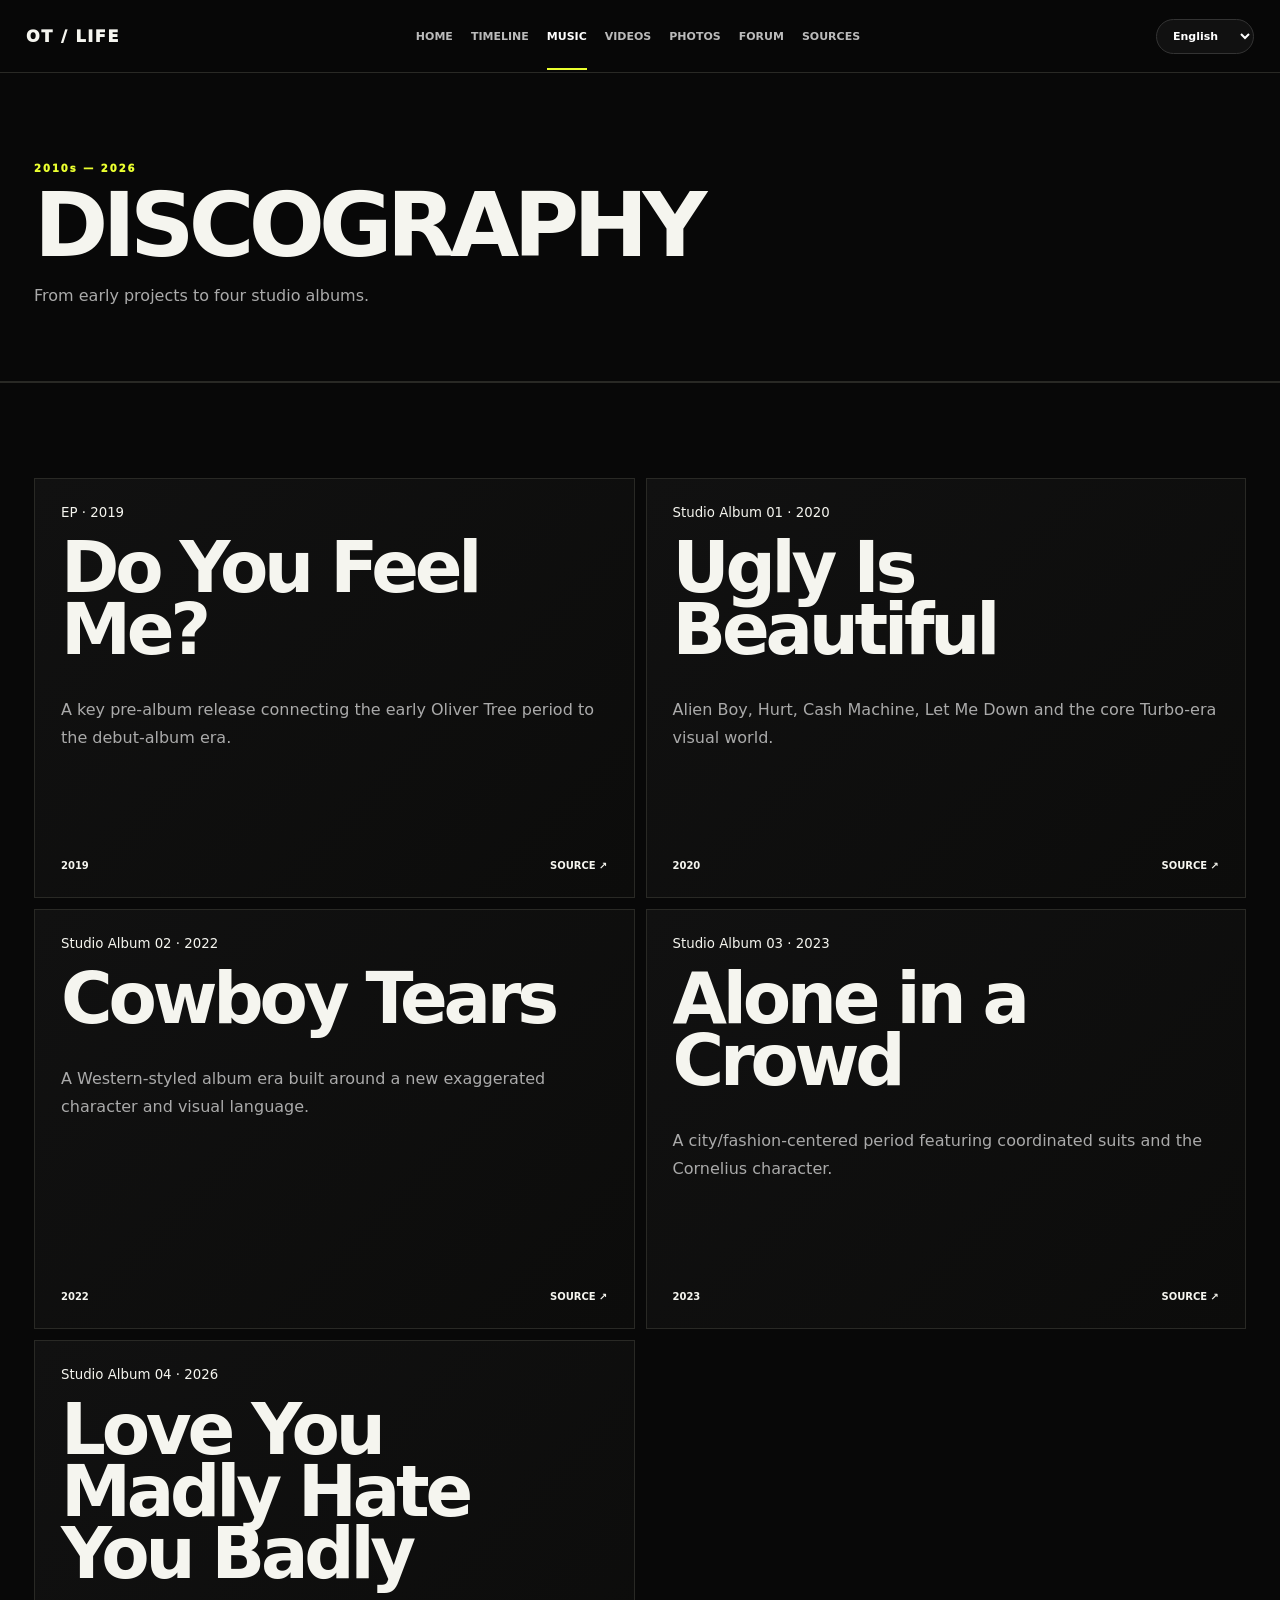
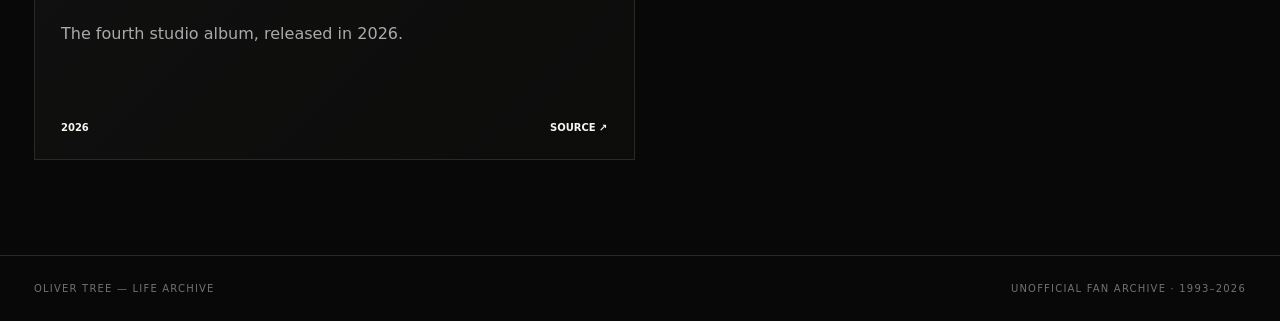
<file: music.html>
<!doctype html><html lang="ja"><head><meta charset="utf-8"><meta name="viewport" content="width=device-width,initial-scale=1,viewport-fit=cover"><meta name="theme-color" content="#080808"><title>Oliver Tree — Music</title><link rel="stylesheet" href="assets/style.css"></head><body data-page="music"><header class="topbar"><div class="topbar-inner"><a class="brand" href="index.html">OT / LIFE</a><nav class="nav"><a href="index.html" data-page="home" data-i18n="nav.home"></a><a href="timeline.html" data-page="timeline" data-i18n="nav.timeline"></a><a href="music.html" data-page="music" data-i18n="nav.music"></a><a href="videos.html" data-page="videos" data-i18n="nav.videos"></a><a href="photos.html" data-page="photos" data-i18n="nav.photos"></a><a href="forum.html" data-page="forum" data-i18n="nav.forum"></a><a href="sources.html" data-page="sources" data-i18n="nav.sources"></a></nav>
    <select class="lang-select" aria-label="Language"><option value="ja">日本語</option><option value="en">English</option><option value="es">Español</option><option value="ru">Русский</option></select></div></header><main class="shell">
<section class="page-hero"><div class="label">2010s — 2026</div><h1 data-i18n="music.title"></h1><p data-i18n="music.lede"></p></section>
<section class="section"><div id="albumGrid" class="album-grid"></div></section>
</main><footer class="footer"><div class="footer-inner"><div>OLIVER TREE — LIFE ARCHIVE</div><div data-i18n="footer"></div></div></footer><script type="module" src="assets/common.js"></script></body></html>
</file>
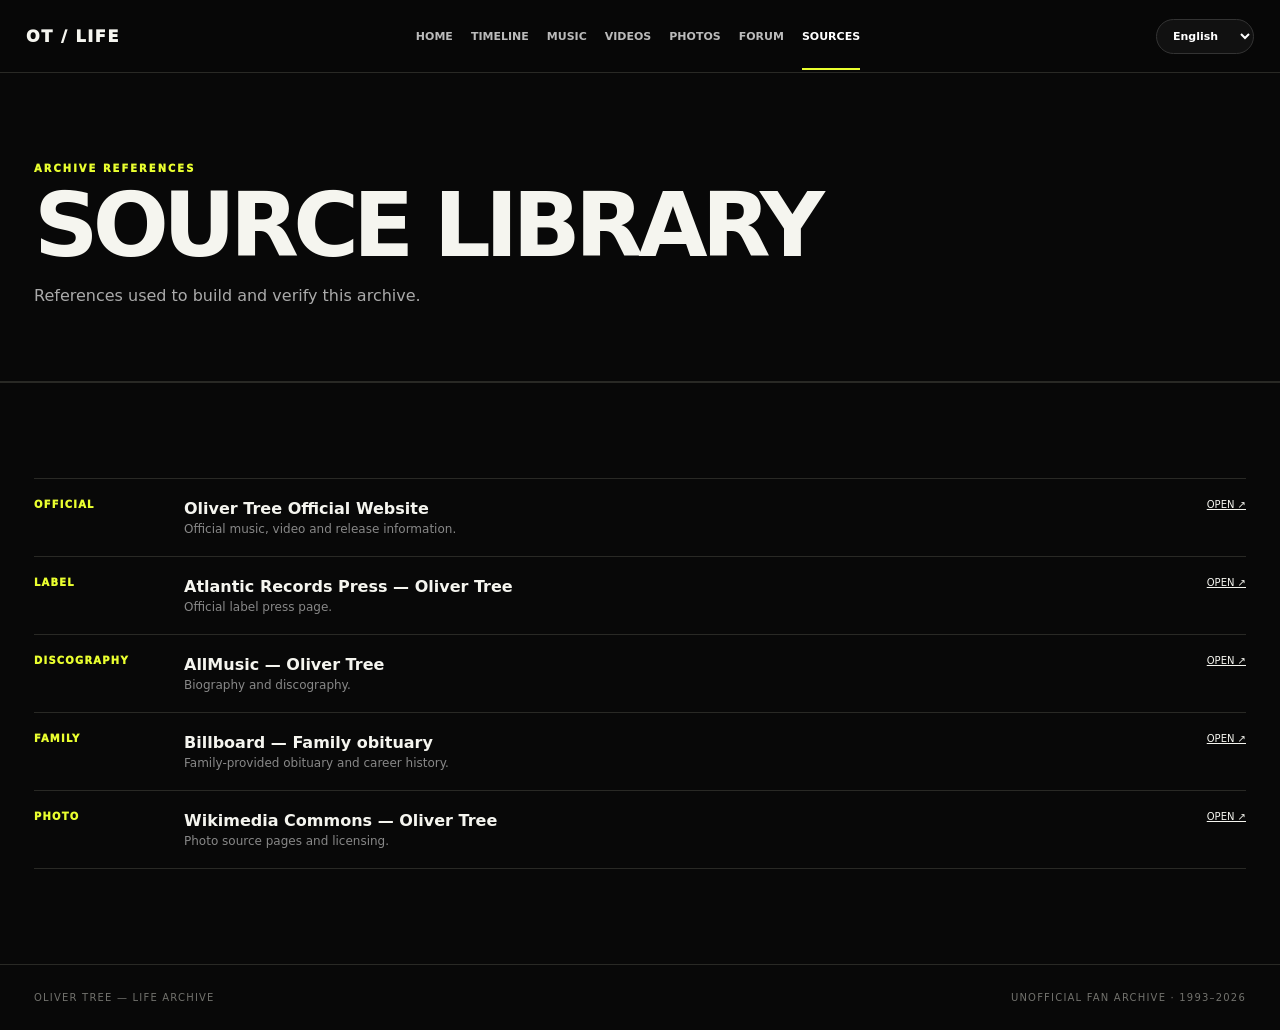
<file: sources.html>
<!doctype html><html lang="ja"><head><meta charset="utf-8"><meta name="viewport" content="width=device-width,initial-scale=1,viewport-fit=cover"><meta name="theme-color" content="#080808"><title>Oliver Tree — Sources</title><link rel="stylesheet" href="assets/style.css"></head><body data-page="sources"><header class="topbar"><div class="topbar-inner"><a class="brand" href="index.html">OT / LIFE</a><nav class="nav"><a href="index.html" data-page="home" data-i18n="nav.home"></a><a href="timeline.html" data-page="timeline" data-i18n="nav.timeline"></a><a href="music.html" data-page="music" data-i18n="nav.music"></a><a href="videos.html" data-page="videos" data-i18n="nav.videos"></a><a href="photos.html" data-page="photos" data-i18n="nav.photos"></a><a href="forum.html" data-page="forum" data-i18n="nav.forum"></a><a href="sources.html" data-page="sources" data-i18n="nav.sources"></a></nav>
    <select class="lang-select" aria-label="Language"><option value="ja">日本語</option><option value="en">English</option><option value="es">Español</option><option value="ru">Русский</option></select></div></header><main class="shell">
<section class="page-hero"><div class="label">ARCHIVE REFERENCES</div><h1 data-i18n="sources.title"></h1><p data-i18n="sources.lede"></p></section>
<section class="section"><div id="sourceList" class="table-like"><div class="loading" data-i18n="status.loading"></div></div></section>
</main><footer class="footer"><div class="footer-inner"><div>OLIVER TREE — LIFE ARCHIVE</div><div data-i18n="footer"></div></div></footer><script type="module" src="assets/common.js"></script></body></html>
</file>
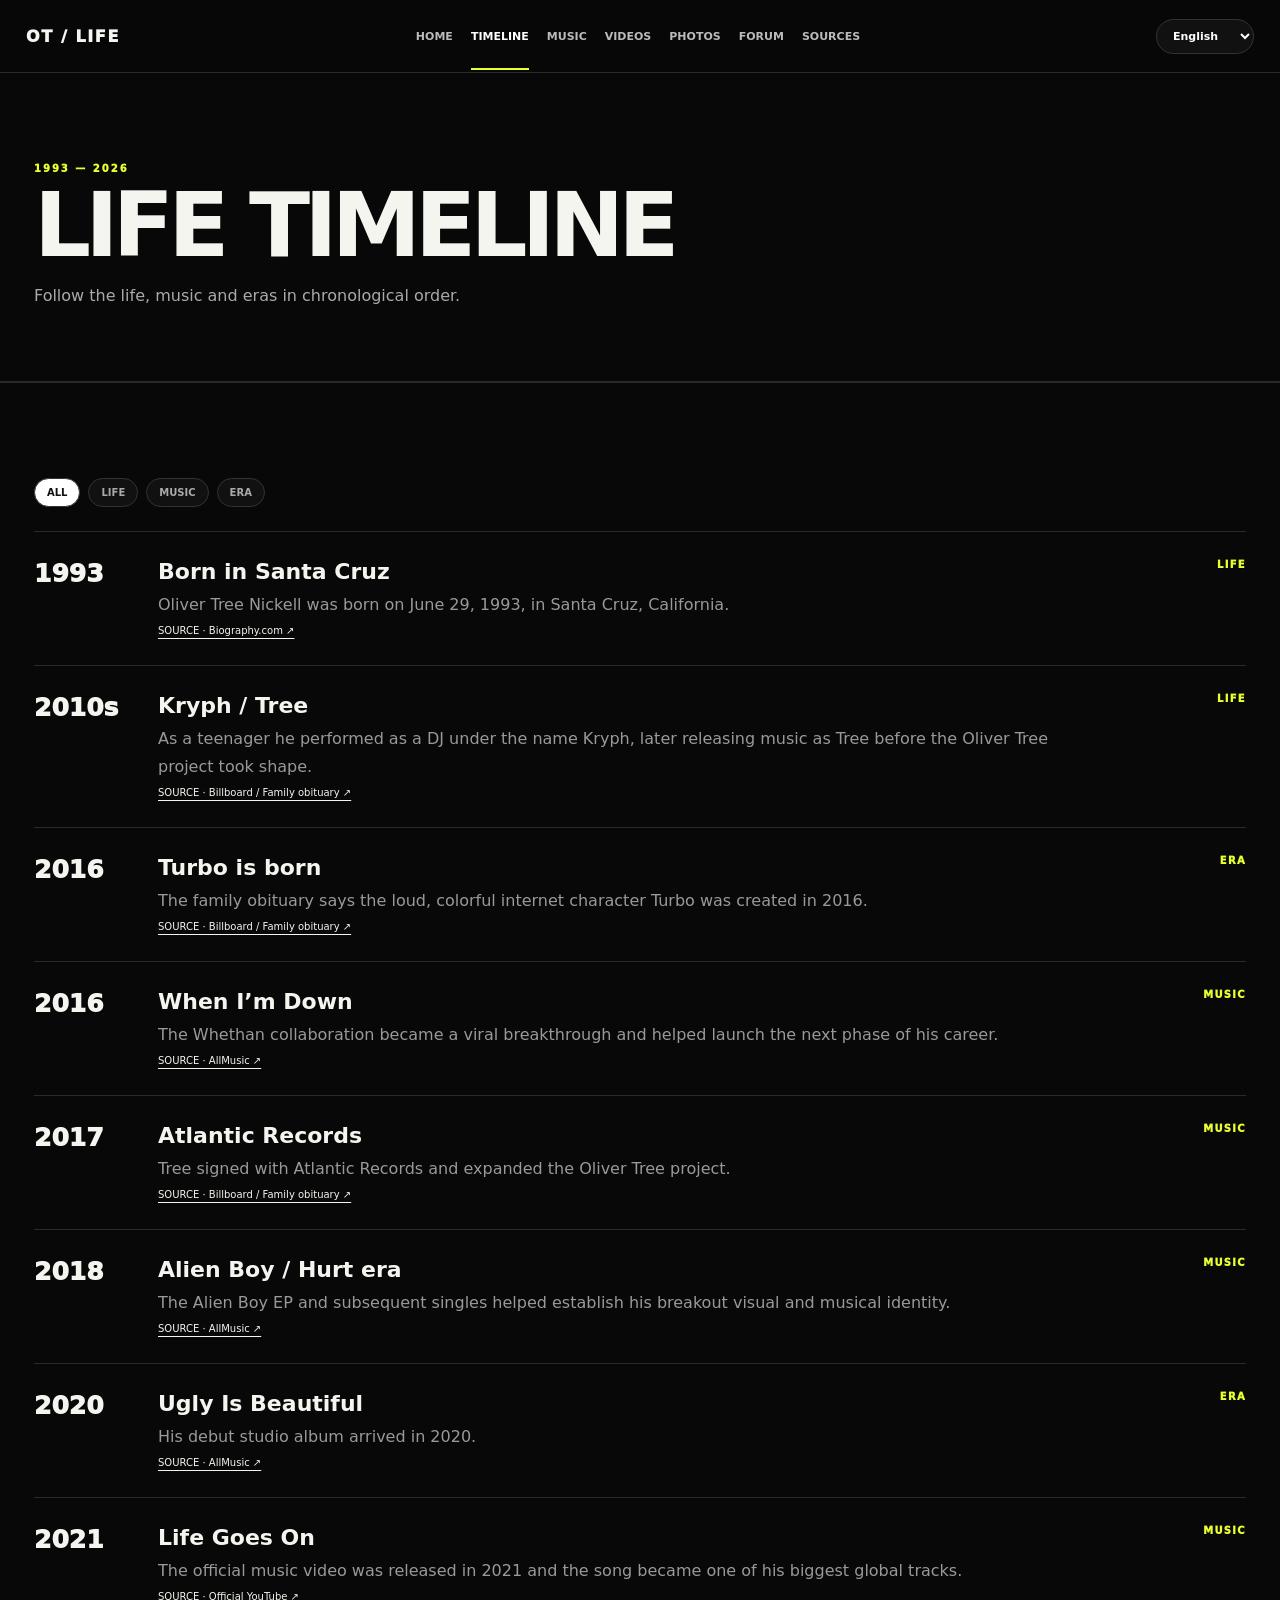
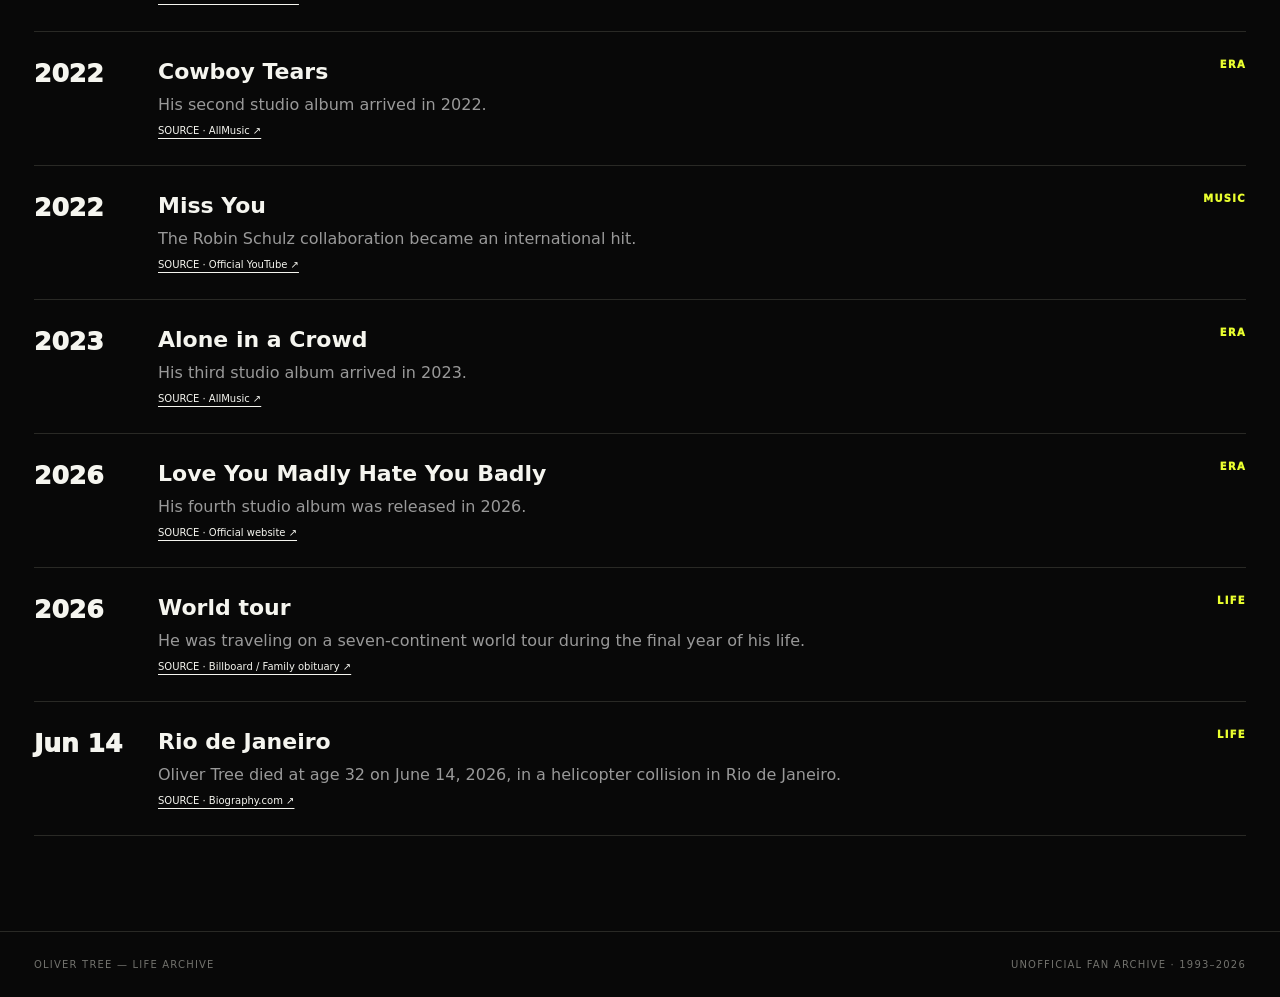
<file: timeline.html>
<!doctype html><html lang="ja"><head><meta charset="utf-8"><meta name="viewport" content="width=device-width,initial-scale=1,viewport-fit=cover"><meta name="theme-color" content="#080808"><title>Oliver Tree — Timeline</title><link rel="stylesheet" href="assets/style.css"></head><body data-page="timeline"><header class="topbar"><div class="topbar-inner"><a class="brand" href="index.html">OT / LIFE</a><nav class="nav"><a href="index.html" data-page="home" data-i18n="nav.home"></a><a href="timeline.html" data-page="timeline" data-i18n="nav.timeline"></a><a href="music.html" data-page="music" data-i18n="nav.music"></a><a href="videos.html" data-page="videos" data-i18n="nav.videos"></a><a href="photos.html" data-page="photos" data-i18n="nav.photos"></a><a href="forum.html" data-page="forum" data-i18n="nav.forum"></a><a href="sources.html" data-page="sources" data-i18n="nav.sources"></a></nav>
    <select class="lang-select" aria-label="Language"><option value="ja">日本語</option><option value="en">English</option><option value="es">Español</option><option value="ru">Русский</option></select></div></header><main class="shell">
<section class="page-hero"><div class="label">1993 — 2026</div><h1 data-i18n="timeline.title"></h1><p data-i18n="timeline.lede"></p></section>
<section class="section"><div class="toolbar"><button class="pill active" data-filter="all" data-i18n="all"></button><button class="pill" data-filter="life" data-i18n="life"></button><button class="pill" data-filter="music" data-i18n="music"></button><button class="pill" data-filter="era" data-i18n="era"></button></div><div id="timelineList" class="timeline"><div class="loading" data-i18n="status.loading"></div></div></section>
</main><footer class="footer"><div class="footer-inner"><div>OLIVER TREE — LIFE ARCHIVE</div><div data-i18n="footer"></div></div></footer><script type="module" src="assets/common.js"></script></body></html>
</file>
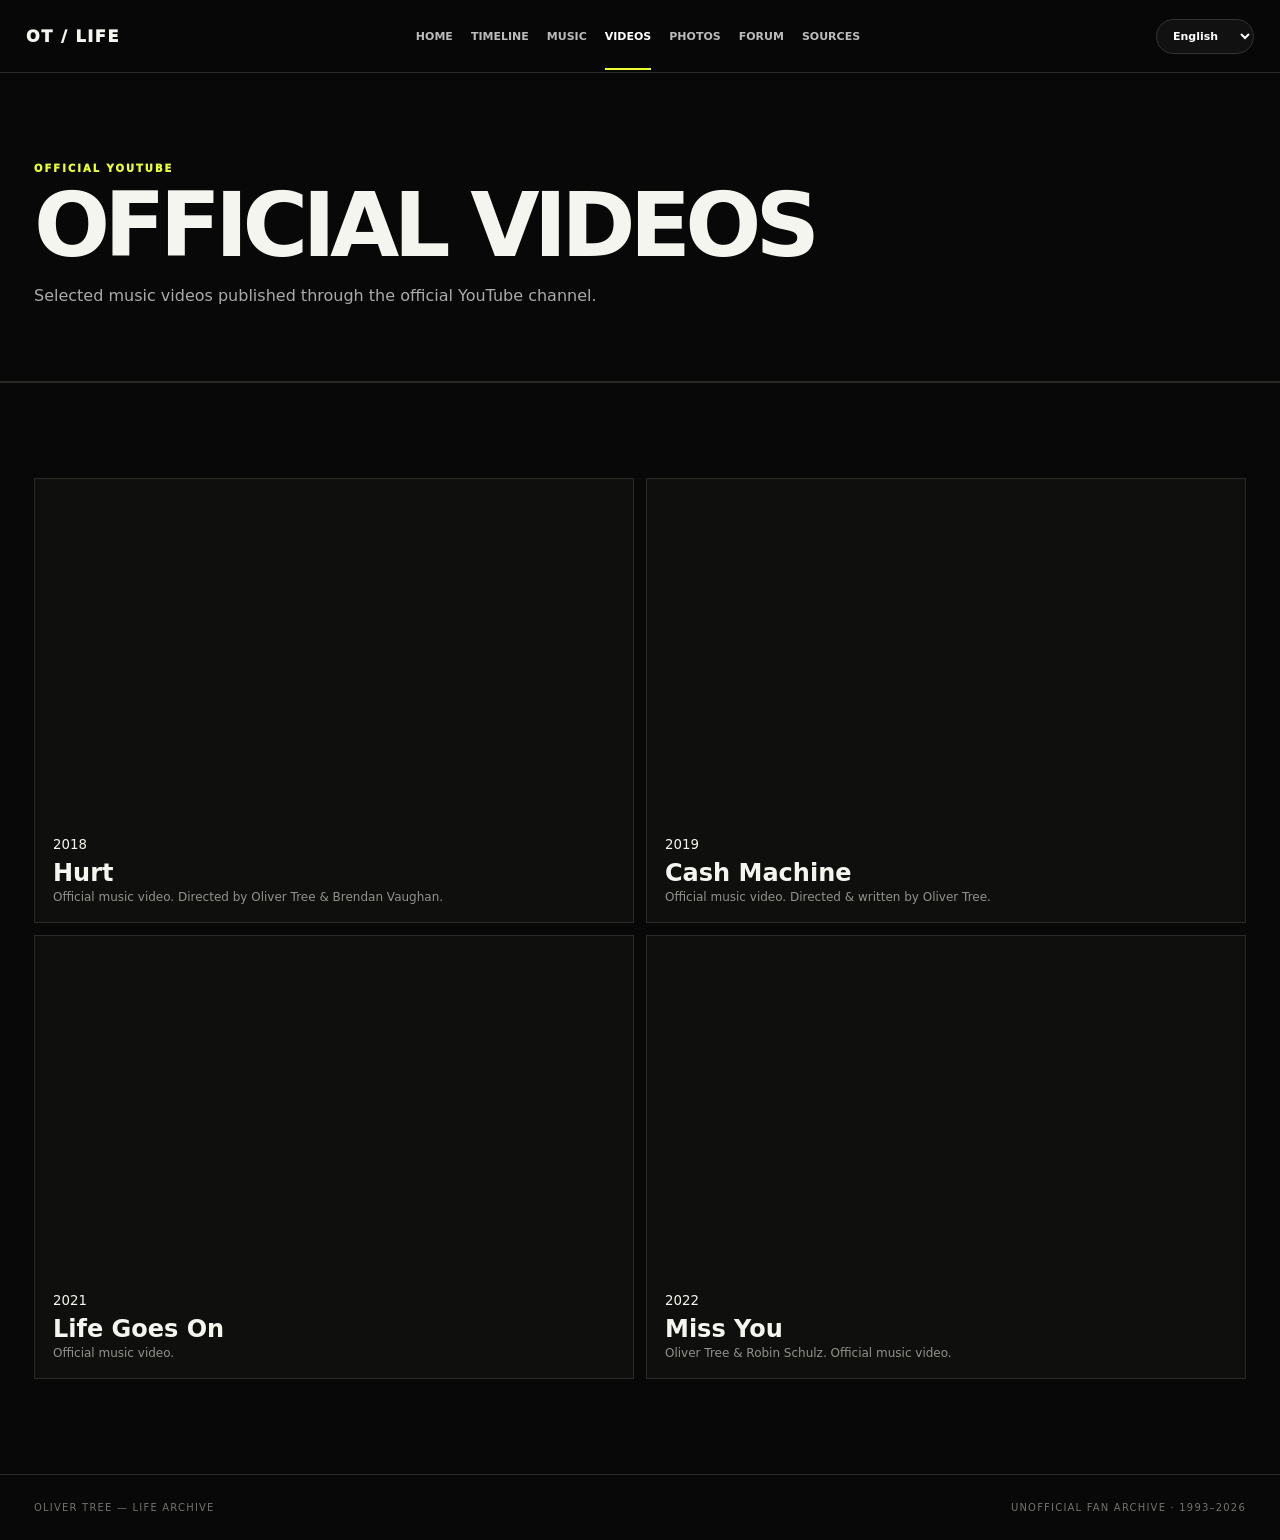
<file: videos.html>
<!doctype html><html lang="ja"><head><meta charset="utf-8"><meta name="viewport" content="width=device-width,initial-scale=1,viewport-fit=cover"><meta name="theme-color" content="#080808"><title>Oliver Tree — Videos</title><link rel="stylesheet" href="assets/style.css"></head><body data-page="videos"><header class="topbar"><div class="topbar-inner"><a class="brand" href="index.html">OT / LIFE</a><nav class="nav"><a href="index.html" data-page="home" data-i18n="nav.home"></a><a href="timeline.html" data-page="timeline" data-i18n="nav.timeline"></a><a href="music.html" data-page="music" data-i18n="nav.music"></a><a href="videos.html" data-page="videos" data-i18n="nav.videos"></a><a href="photos.html" data-page="photos" data-i18n="nav.photos"></a><a href="forum.html" data-page="forum" data-i18n="nav.forum"></a><a href="sources.html" data-page="sources" data-i18n="nav.sources"></a></nav>
    <select class="lang-select" aria-label="Language"><option value="ja">日本語</option><option value="en">English</option><option value="es">Español</option><option value="ru">Русский</option></select></div></header><main class="shell">
<section class="page-hero"><div class="label">OFFICIAL YOUTUBE</div><h1 data-i18n="videos.title"></h1><p data-i18n="videos.lede"></p></section>
<section class="section"><div id="videoGrid" class="video-grid"></div></section>
</main><footer class="footer"><div class="footer-inner"><div>OLIVER TREE — LIFE ARCHIVE</div><div data-i18n="footer"></div></div></footer><script type="module" src="assets/common.js"></script></body></html>
</file>
<file: assets/style.css>
:root{--bg:#080808;--panel:#10100f;--text:#f5f5ef;--muted:#9b9b94;--line:#292925;--lime:#eaff2f;--max:1440px}*{box-sizing:border-box}html{scroll-behavior:smooth}body{margin:0;background:var(--bg);color:var(--text);font-family:Inter,ui-sans-serif,system-ui,-apple-system,BlinkMacSystemFont,"Segoe UI",sans-serif}a{color:inherit;text-decoration:none}button,input,textarea,select{font:inherit}button{cursor:pointer}img{max-width:100%;display:block}.shell{max-width:var(--max);margin:auto}.topbar{position:sticky;top:0;z-index:50;background:rgba(8,8,8,.92);backdrop-filter:blur(18px);border-bottom:1px solid var(--line)}.topbar-inner{height:72px;max-width:var(--max);margin:auto;padding:0 26px;display:flex;align-items:center;justify-content:space-between;gap:22px}.brand{font-weight:1000;letter-spacing:.1em}.nav{display:flex;gap:18px;align-items:center;font-size:11px;font-weight:900;color:#bbb;overflow:auto}.nav a{white-space:nowrap;padding:27px 0 25px;border-bottom:2px solid transparent}.nav a.active,.nav a:hover{color:#fff;border-color:var(--lime)}.lang-select{background:#111;color:#fff;border:1px solid #333;border-radius:999px;padding:9px 12px;font-size:11px;font-weight:900}.hero{min-height:86svh;display:grid;grid-template-columns:1.05fr .95fr;gap:4vw;align-items:center;padding:55px 34px 50px}.eyebrow,.label{font-size:10px;font-weight:1000;letter-spacing:.2em;color:var(--lime)}.hero h1{font-size:clamp(86px,12vw,190px);line-height:.72;letter-spacing:-.085em;margin:16px 0 30px}.hero h1 span{-webkit-text-stroke:2px #fff;color:transparent}.hero-copy{max-width:670px;color:#c3c3bd;line-height:1.85;font-size:16px}.hero-photo{margin:0;min-height:68vh;position:relative;overflow:hidden;background:#141414}.hero-photo img{position:absolute;inset:0;width:100%;height:100%;object-fit:cover}.hero-photo:after{content:"";position:absolute;inset:0;background:linear-gradient(0deg,rgba(0,0,0,.76),transparent 50%)}.hero-photo figcaption{position:absolute;z-index:2;left:18px;bottom:16px;font-size:10px}.actions{display:flex;gap:10px;flex-wrap:wrap;margin-top:26px}.btn{display:inline-flex;align-items:center;justify-content:center;border:1px solid #383832;background:#111;color:#fff;border-radius:999px;padding:11px 16px;font-size:11px;font-weight:1000}.btn.primary{background:var(--lime);color:#111;border-color:var(--lime)}.section{padding:95px 34px;border-top:1px solid var(--line)}.section-head{display:flex;justify-content:space-between;gap:40px;align-items:end;margin-bottom:34px}.section h2,.page-hero h1{font-size:clamp(46px,7vw,98px);line-height:.88;letter-spacing:-.065em;margin:12px 0}.section-copy{max-width:610px;color:var(--muted);line-height:1.8;font-size:14px}.page-hero{padding:90px 34px 55px;border-bottom:1px solid var(--line)}.page-hero p{max-width:680px;color:#aaa;line-height:1.85}.stats{display:grid;grid-template-columns:repeat(4,1fr);gap:10px}.stat{border:1px solid var(--line);background:var(--panel);min-height:170px;padding:22px;display:flex;flex-direction:column;justify-content:space-between}.stat strong{font-size:clamp(38px,5vw,70px);letter-spacing:-.06em}.stat span{font-size:10px;letter-spacing:.13em;color:#909089}.cards{display:grid;grid-template-columns:repeat(3,1fr);gap:11px}.card{border:1px solid var(--line);background:var(--panel);padding:24px;min-height:260px;display:flex;flex-direction:column}.card:hover{background:#151513}.card small{font-size:10px;color:var(--lime);font-weight:1000;letter-spacing:.13em}.card h3{font-size:30px;line-height:1;letter-spacing:-.045em;margin:18px 0 12px}.card p{font-size:13px;color:#999;line-height:1.75;margin:0}.card-link{margin-top:auto;padding-top:25px;font-size:10px;text-decoration:underline;text-underline-offset:4px}.toolbar{display:flex;gap:8px;flex-wrap:wrap;margin-bottom:24px}.pill{border:1px solid #333;background:#111;color:#aaa;border-radius:999px;padding:8px 12px;font-size:10px;font-weight:900}.pill.active{background:#fff;color:#111}.timeline{border-top:1px solid var(--line)}.timeline-row{display:grid;grid-template-columns:100px 1fr 135px;gap:24px;border-bottom:1px solid var(--line);padding:27px 0}.timeline-year{font-size:25px;font-weight:1000}.timeline-row h3{margin:0 0 7px;font-size:22px}.timeline-row p{margin:0;color:#999;line-height:1.75}.tag{font-size:10px;font-weight:1000;letter-spacing:.13em;color:var(--lime);text-align:right}.album-grid{display:grid;grid-template-columns:repeat(2,1fr);gap:11px}.album{border:1px solid var(--line);min-height:420px;padding:26px;display:flex;flex-direction:column;background:linear-gradient(135deg,#111,#0c0c0b)}.album h3{font-size:clamp(42px,5.5vw,76px);line-height:.88;letter-spacing:-.06em;margin:18px 0}.album p{color:#aaa;line-height:1.75}.album .meta{margin-top:auto;display:flex;justify-content:space-between;gap:20px;font-size:10px;font-weight:900}.video-grid{display:grid;grid-template-columns:repeat(2,1fr);gap:12px}.video{border:1px solid var(--line);background:#0f0f0e}.video iframe{width:100%;aspect-ratio:16/9;border:0;display:block}.video-info{padding:18px}.video-info h3{margin:6px 0 3px;font-size:24px}.video-info p{margin:0;color:#92928c;font-size:12px}.photo-grid{display:grid;grid-template-columns:repeat(2,1fr);gap:12px}.photo{margin:0;position:relative;min-height:470px;background:#111;overflow:hidden}.photo.wide{grid-column:span 2;min-height:650px}.photo img{position:absolute;inset:0;width:100%;height:100%;object-fit:cover}.photo:after{content:"";position:absolute;inset:0;background:linear-gradient(0deg,rgba(0,0,0,.85),transparent 45%)}.photo figcaption{position:absolute;z-index:3;left:20px;right:20px;bottom:18px;display:flex;justify-content:space-between;gap:20px;font-size:10px}.table-like{border-top:1px solid var(--line)}.source-row{display:grid;grid-template-columns:130px 1fr 120px;gap:20px;padding:20px 0;border-bottom:1px solid var(--line)}.source-row p{margin:4px 0 0;color:#888;font-size:12px}.source-row .kind{color:var(--lime);font-size:10px;font-weight:1000;letter-spacing:.12em}.source-row .open{text-align:right;font-size:10px;text-decoration:underline}.forum-layout{display:grid;grid-template-columns:minmax(0,1fr) 350px;gap:16px}.forum-list{display:flex;flex-direction:column;gap:10px}.post-card{border:1px solid var(--line);background:#10100f;padding:20px;cursor:pointer}.post-card:hover{background:#141412}.post-top{display:flex;justify-content:space-between;gap:16px}.post-card h3{font-size:23px;margin:8px 0}.post-meta{font-size:10px;color:#888;display:flex;gap:8px;flex-wrap:wrap}.post-body{color:#aaa;line-height:1.75;font-size:13px;white-space:pre-wrap}.post-actions{display:flex;gap:9px;margin-top:15px}.icon-btn{background:#0c0c0b;border:1px solid #333;color:#bbb;border-radius:999px;padding:7px 10px}.sidebar{display:flex;flex-direction:column;gap:10px}.side-card{border:1px solid var(--line);background:#10100f;padding:19px}.side-card h3{font-size:17px;margin:0 0 12px}.input,.textarea,.select{width:100%;background:#0d0d0c;color:#fff;border:1px solid #34342f;border-radius:10px;padding:12px 13px;outline:none}.textarea{min-height:120px;resize:vertical}.form-row{margin-bottom:12px}.form-row label{display:block;font-size:10px;color:#aaa;font-weight:900;letter-spacing:.1em;margin-bottom:7px}.help{font-size:11px;color:#777;line-height:1.6}.notice{border:1px solid #444;background:#12120e;padding:13px 15px;border-radius:10px;color:#bbb;font-size:12px;line-height:1.6}.notice.error{border-color:#5e2f34;color:#ff9ba3}.notice.success{border-color:#4b5e2f;color:#dcff8a}.detail-panel{border:1px solid var(--line);background:#0f0f0e;margin-top:14px;padding:22px}.comments{display:flex;flex-direction:column;gap:8px;margin-top:18px}.comment{border:1px solid #292925;padding:14px;background:#111}.comment p{white-space:pre-wrap;color:#bbb;line-height:1.65;font-size:13px;margin:8px 0}.comment small{color:#777}.empty{border:1px dashed #333;padding:35px;text-align:center;color:#777}.loading{padding:35px;color:#777}.footer{border-top:1px solid var(--line);padding:27px 34px;color:#72726d;font-size:10px;letter-spacing:.12em}.footer-inner{max-width:var(--max);margin:auto;display:flex;justify-content:space-between;gap:20px}@media(max-width:1000px){.cards,.stats{grid-template-columns:repeat(2,1fr)}.forum-layout{grid-template-columns:1fr}.sidebar{display:grid;grid-template-columns:1fr 1fr}}@media(max-width:850px){.topbar-inner{padding:0 18px}.nav a:nth-child(5),.nav a:nth-child(6){display:none}.hero{grid-template-columns:1fr;padding:42px 18px 26px}.hero-photo{min-height:55vh}.section,.page-hero{padding-left:20px;padding-right:20px}.section-head{display:block}.album-grid,.video-grid{grid-template-columns:1fr}.timeline-row{grid-template-columns:70px 1fr}.tag{grid-column:2;text-align:left}.source-row{grid-template-columns:100px 1fr}.source-row .open{grid-column:2;text-align:left}.photo-grid{grid-template-columns:1fr}.photo.wide{grid-column:span 1;min-height:55vh}}@media(max-width:580px){.topbar-inner{height:64px;padding:0 14px}.brand{font-size:12px}.nav a{display:none!important}.lang-select{padding:8px 9px}.hero h1{font-size:29vw}.hero{padding-top:34px}.hero-photo{min-height:50vh}.section,.page-hero{padding:62px 15px}.section h2,.page-hero h1{font-size:13vw}.cards,.stats,.sidebar{grid-template-columns:1fr}.timeline-row{grid-template-columns:55px 1fr;gap:12px}.timeline-year{font-size:20px}.footer{padding:24px 15px}.footer-inner{flex-direction:column}}
</file>
